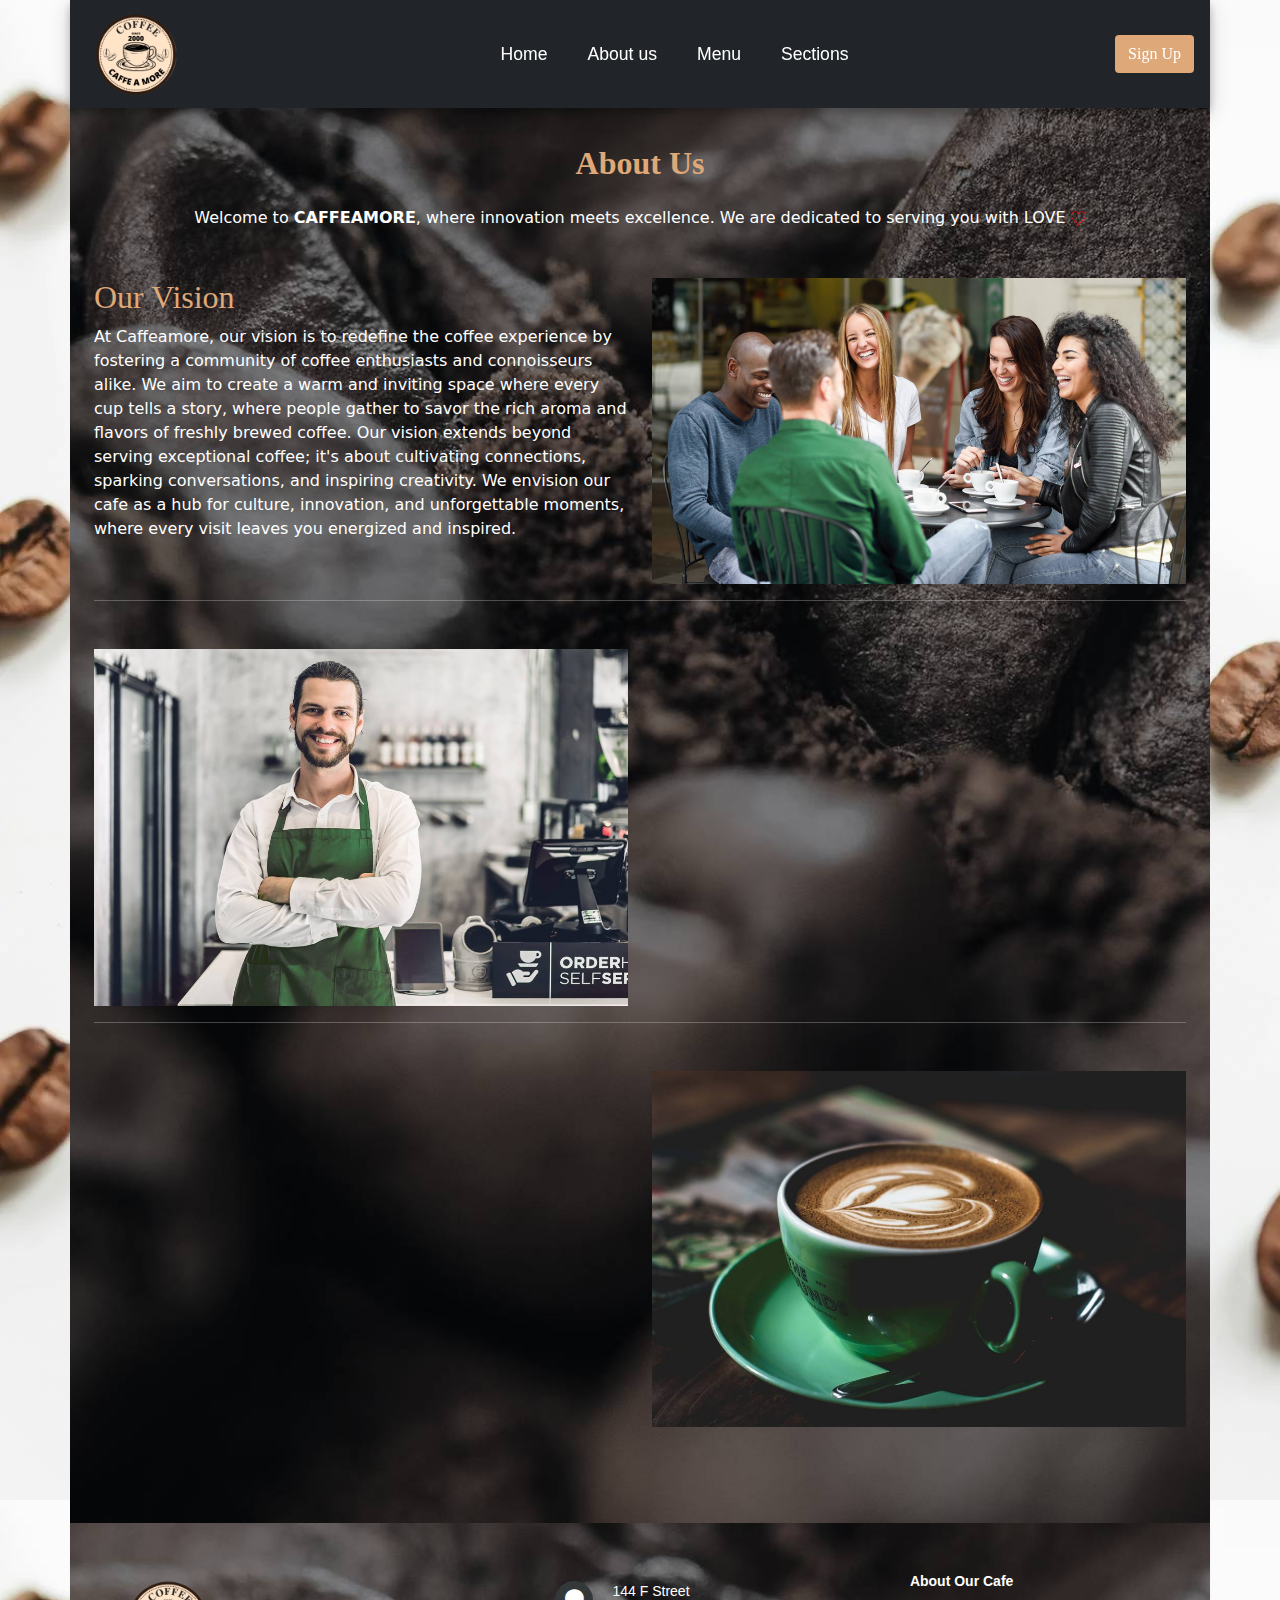
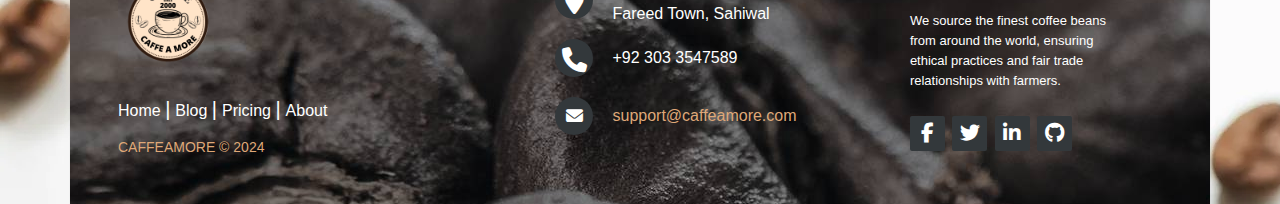
<file: About.html>
<!DOCTYPE html>
<html lang="en">
<head>
  <meta charset="UTF-8">
  <meta name="viewport" content="width=device-width, initial-scale=1.0">
  <title>About us - Coffee Cafe</title>
 <link rel="stylesheet" href="css/style.css">
<link rel="stylesheet" href="css/bootstrap-icons.css">
<link rel="stylesheet" href="css/bootstrap.min.css">
<link rel="stylesheet" href="https://cdnjs.cloudflare.com/ajax/libs/animate.css/4.1.1/animate.min.css"/>
<link rel="stylesheet" href="https://cdnjs.cloudflare.com/ajax/libs/font-awesome/6.5.1/css/all.min.css">
<script src="js/bootstrap.bundle.js"></script>
<script src="js/jquery.js"></script>

  
</head>
<body>

<main>
  <header>
    <nav class="navbar navbar-expand-md navbar-dark fixed-top bg-dark container p-1">
      <div class="container">
        <img src="./images/logo (2).png" alt="Avatar Logo" style="width:100px;" class="me-5">
        <button class="navbar-toggler" type="button" data-bs-toggle="collapse" data-bs-target="#navbarCollapse"
          aria-controls="navbarCollapse" aria-expanded="false" aria-label="Toggle navigation">
          <span class="navbar-toggler-icon"></span>
        </button>
        <div class="collapse navbar-collapse inner" id="navbarCollapse">
         
            <a href="index.html">Home <span></span></a>
            <a href="About.html">About us <span></span></a>
            <a href="Our menu.html">Menu <span></span></a>
            <div class="dropdown">
            <a href="#" onclick="myFunction()"  class=" dropbtn">Sections<span></span></a>
              <div id="myDropdown" class="dropdown-content  bg-dark">
                <a href="Our Coffee.html">Our Coffee <span></span></a>
                <a href="Our Story.html">Our Story <span></span></a>
                <a href="products.html">Products <span></span></a>
                <a href="services.html">Services <span></span></a>
              </div>
            </div>
        </div>
          <div class="text-end d-flex">
  
            <button type="button" class="btn  " style="background-color: #DFA878;"><a href="login.html"
                style="text-decoration: none; color: rgb(255, 255, 255);font-family:Georgia, 'Times New Roman', Times, serif; ">Sign Up</a></button>
          </div>
        
      </div>
    </nav>
    </header>
<br></br>
 <!-- this is our coffee section -->

<section class="container py-5 ourCoffee" >
  <div class="container py-5">
    <h2 class="text-center mb-4"><strong>About Us</strong> </h2>
    <p class="text-center">Welcome to <strong>CAFFEAMORE</strong>, where innovation meets excellence. We are dedicated
      to serving you with LOVE <img src="image.png" alt="heart" width="15px" height="15px"></p>

    <div class="row mt-5">
      <div class="col-md-6 ">
        <h2 class="animate__animated animate__backInUp">Our Vision</h2>
        <p class="animate__animated animate__backInDown">At Caffeamore, our vision is to redefine the coffee experience by fostering a
          community of coffee enthusiasts and connoisseurs alike. We aim to create a warm and inviting space where
          every cup tells a story, where people gather to savor the rich aroma and flavors of freshly brewed coffee.
          Our vision extends beyond serving exceptional coffee; it's about cultivating connections, sparking
          conversations, and inspiring creativity. We envision our cafe as a hub for culture, innovation, and
          unforgettable moments, where every visit leaves you energized and inspired.</p>
      </div>
      <div class="col-md-6">
        <img src="images/home.jpg" alt="Vision Image" class="img-fluid">
      </div>
    </div>

    <hr>

    <div class="row mt-5">
      <div class="col-md-6 order-md-2 mt-4">
        <h2 class="animated-text">Our Approach</h2>
        <p class="animated-text">Our approach at Caffeamore is centered on quality, craftsmanship, and sustainability.
          We source the finest coffee beans from around the world, ensuring ethical practices and fair trade
          relationships with farmers. Each cup is meticulously prepared by our skilled baristas, who are passionate
          about the art and science of coffee-making. We believe in transparency and authenticity, from the origin
          of our beans to the brewing process. Our approach is not just about serving coffee; it's about creating an
          immersive experience that delights the senses and leaves a lasting impression on our customers.</p>
      </div>
      <div class="col-md-6 order-md-1">
        <img src="images/blog3.jpg" alt="Approach Image" class="img-fluid">
      </div>
    </div>

    <hr>

    <div class="row mt-5">
      <div class="col-md-6 mt-4">
        <h2 class="animated-text">Our Process</h2>
        <p class="animated-text">From bean to cup, our process at Caffeamore is a journey of dedication and attention
          to detail. It begins with the careful selection of high-quality coffee beans, sourced from sustainable and
          environmentally conscious farms. Our beans undergo precision roasting to unlock their full potential,
          resulting in rich, complex flavors that delight the palate. Our skilled baristas then expertly craft each
          cup, using state-of-the-art equipment and techniques to ensure consistency and perfection in every pour.
          Whether it's a classic espresso, a velvety latte, or a specialty brew, our process guarantees a coffee
          experience that exceeds expectations, every time.</p>
      </div>
      <div class="col-md-6">
        <img src="images/blog1.jpg" alt="Process Image" class="img-fluid" >
      </div>
    </div>

  </div>
</section>
<footer class="footer-distributed container p-5">

  <div class="footer-left">

      <img src="./images/logo (2).png" alt="Avatar Logo" style="width:100px;" class="me-5 ">

    <p class="footer-links">
      <a href="index.html" class="link-1">Home</a>
      
      <a href="">Blog</a>
    
      <a href="#menu">Pricing</a>
    
      <a href="About.html">About</a>
      
   
    </p>

    <p class="footer-company-name">CAFFEAMORE © 2024</p>
  </div>

  <div class="footer-center">

    <div>
      <i class="fa fa-map-marker"></i>
      <p><span>144 F Street</span> Fareed Town, Sahiwal</p>
    </div>

    <div>
      <i class="fa fa-phone"></i>
      <p>+92 303 3547589</p>
    </div>

    <div>
      <i class="fa fa-envelope"></i>
      <p><a href="support@company.com">support@caffeamore.com</a></p>
    </div>

  </div>

  <div class="footer-right">

    <p class="footer-company-about" style="color: #fff;">
      <span>About Our Cafe</span>
      We source the finest coffee beans from around the world, ensuring ethical practices and fair trade
      relationships with farmers.
    </p>

    <div class="footer-icons">

      <a href="#"><i class="fa-brands fa-facebook-f"></i></a>
      <a href="#"><i class="fa-brands fa-twitter"></i></a>
      <a href="#"><i class="fa-brands fa-linkedin-in"></i></a>
      <a href="#"><i class="fa-brands fa-github"></i></a>

    </div>

  </div>

</footer>


</main>
  <!-- Bootstrap Bundle with Popper -->
  <script src="js/script.js"></script>
  <script src="https://cdn.jsdelivr.net/npm/@popperjs/core@2.11.6/dist/umd/popper.min.js"></script>
  <script src="https://cdn.jsdelivr.net/npm/bootstrap@5.3.0-alpha1/dist/js/bootstrap.min.js"></script>
</body>
</html>
</file>
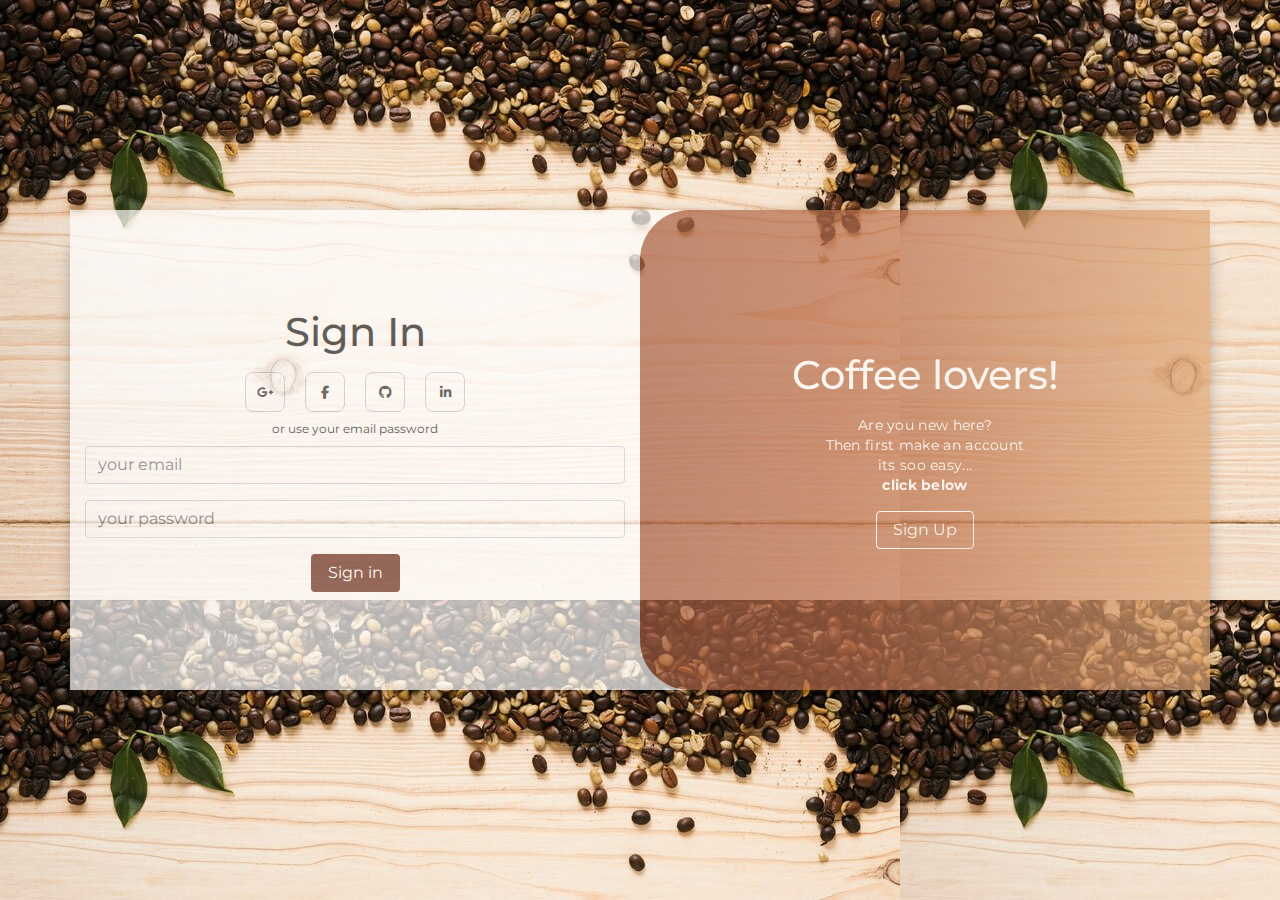
<file: login.html>
<!DOCTYPE html>
<html lang="en">
  <head>
    <meta charset="UTF-8" />
    <meta name="viewport" content="width=device-width, initial-scale=1.0" />
    <link rel="stylesheet" href="css/login.css" />
    <link
      rel="stylesheet"
      href="https://cdnjs.cloudflare.com/ajax/libs/font-awesome/6.5.1/css/all.min.css"
    />
    <script src="js/jquery.js"></script>
    <link rel="stylesheet" href="css/bootstrap.min.css" />
    <script>
      $(document).ready(function () {
        $("#register").click(function () {
          $("#container").addClass("active");
        });
        $("#login").click(function () {
          $("#container").removeClass("active");
        });
      });
    </script>
    <title>Login page</title>
  </head>

  <body>
    <div class="container" id="container">
      <div class="form-container sign-up">
        <form>
          <h1 class="h1">Create Account</h1>
          <div class="social-icons">
            <a href="#" class="icon m-2"
              ><i class="fa-brands fa-google-plus-g"></i
            ></a>
            <a href="#" class="icon m-2"
              ><i class="fa-brands fa-facebook-f"></i
            ></a>
            <a href="#" class="icon m-2"><i class="fa-brands fa-github"></i></a>
            <a href="#" class="icon m-2"
              ><i class="fa-brands fa-linkedin-in"></i
            ></a>
          </div>
          <span>you can use your email for registration</span>
          <input type="text" class="form-control m-2" placeholder="your name" />
          <input
            type="email"
            class="form-control m-2"
            placeholder="your email"
          />
          <input
            type="password"
            class="form-control m-2"
            placeholder="your password"
          />
          <button class="btn mt-2 px-3">Sign up</button>
        </form>
      </div>
      <div class="form-container sign-in">
        <form>
          <h1 class="h1">Sign In</h1>
          <div class="social-icons">
            <a href="#" class="icon m-2"
              ><i class="fa-brands fa-google-plus-g"></i
            ></a>
            <a href="#" class="icon m-2"
              ><i class="fa-brands fa-facebook-f"></i
            ></a>
            <a href="#" class="icon m-2"><i class="fa-brands fa-github"></i></a>
            <a href="#" class="icon m-2"
              ><i class="fa-brands fa-linkedin-in"></i
            ></a>
          </div>
          <span>or use your email password</span>

          <input
            type="email"
            class="form-control m-2"
            placeholder="your email"
          />
          <input
            type="password"
            class="form-control m-2"
            placeholder="your password"
          />
          <button class="btn mt-2 px-3">Sign in</button>
        </form>
      </div>
      <div class="toggle-container">
        <div class="toggle">
          <div class="toggle-panel toggle-left">
            <h1>Welcome Back!</h1>
            <p class="my-2">
              We are ready to serve you <br>
              click below & log in your detail
              
            </p>
            <button class="hidden btn mt-2 px-3" id="login">Sign In</button>
          </div>
          <div class="toggle-panel toggle-right">
            <h1>Coffee lovers!</h1>
            <p class="my-2">
              Are you new here? <br>
              Then first make an account <br>
              its soo easy... <br>
              <b>click below</b>  
            </p>
            <button class="hidden btn mt-2 px-3" id="register">Sign Up</button>
          </div>
        </div>
      </div>
    </div>
  </body>
</html>
</file>
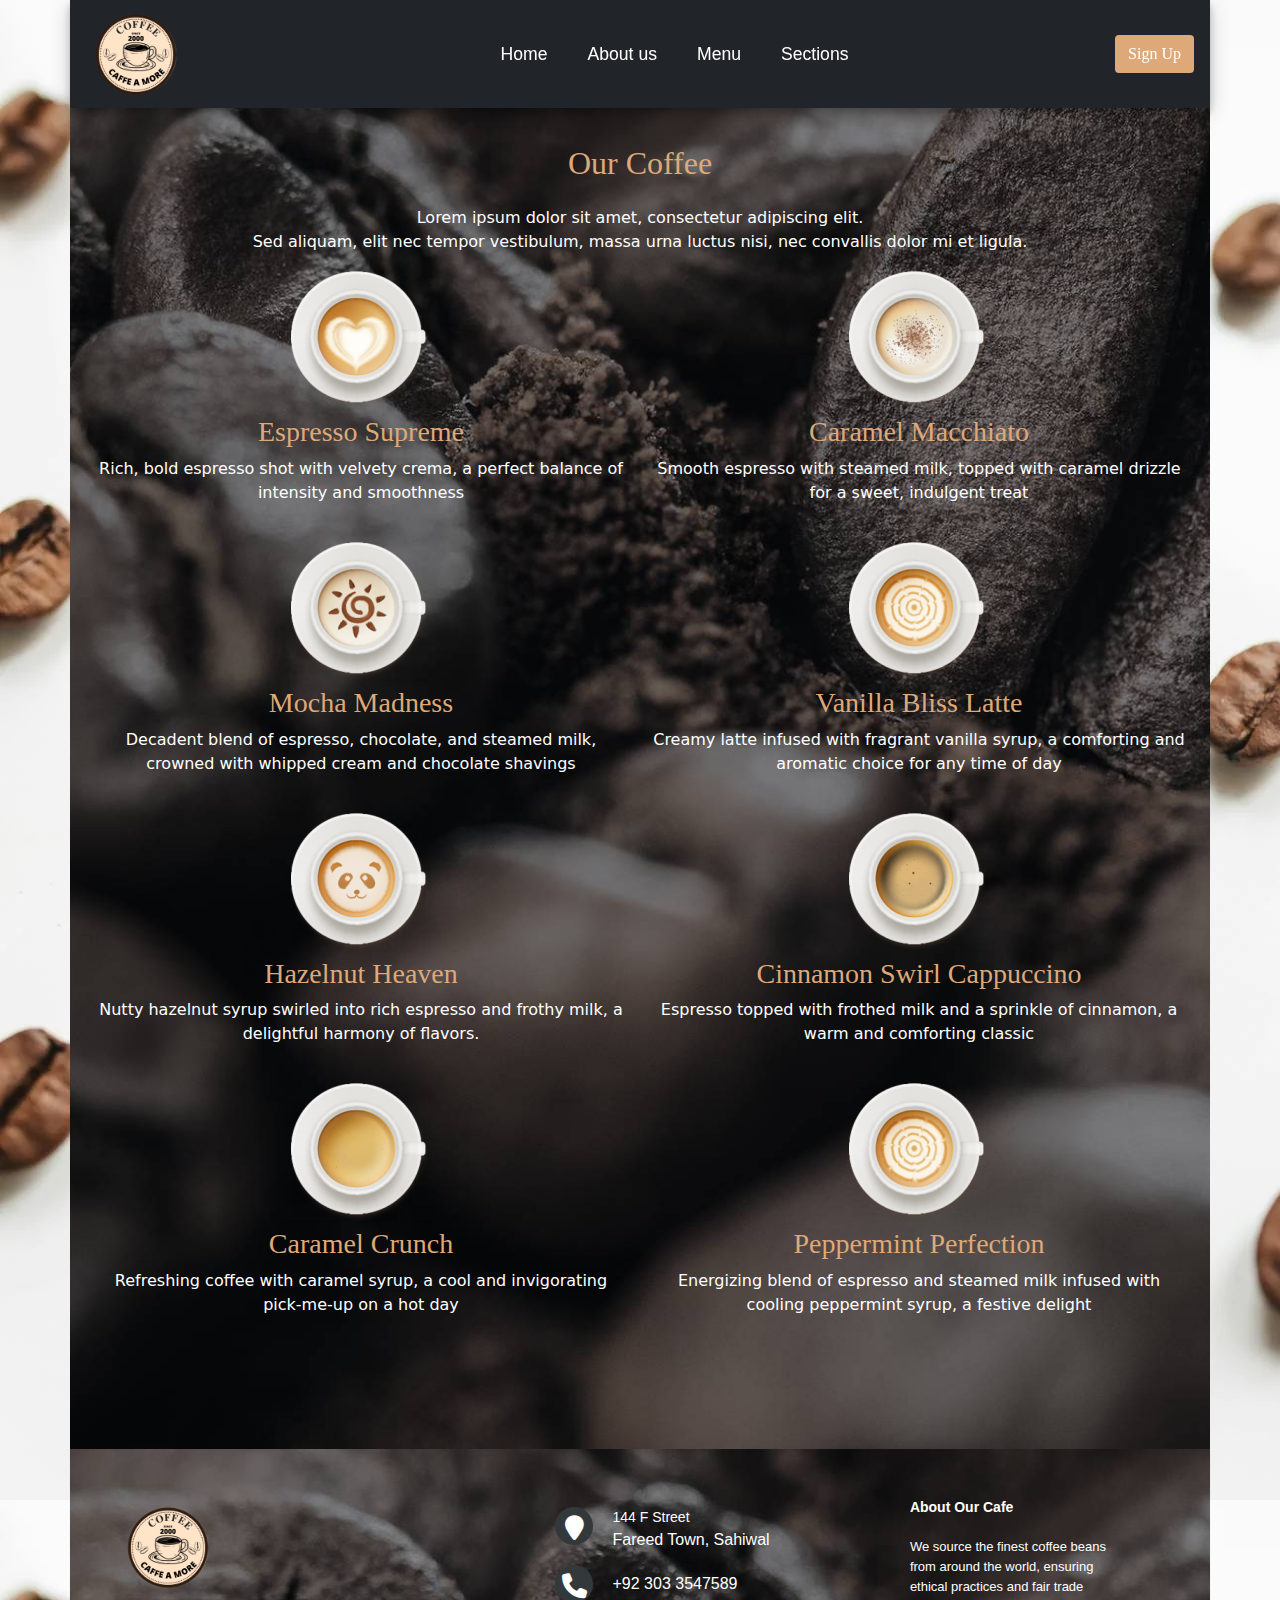
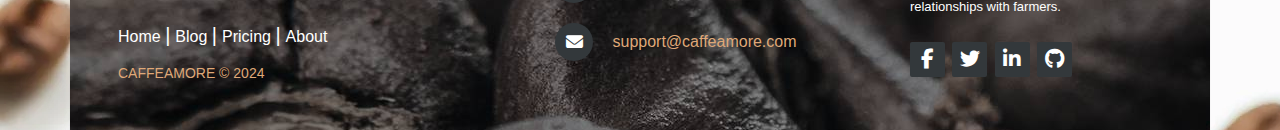
<file: Our Coffee.html>
<!DOCTYPE html>
<html lang="en">
<head>
  <meta charset="UTF-8">
  <meta name="viewport" content="width=device-width, initial-scale=1.0">
  <title>Best Coffee - Coffee Cafe</title>
 <link rel="stylesheet" href="css/style.css">
<link rel="stylesheet" href="css/bootstrap-icons.css">
<link rel="stylesheet" href="css/bootstrap.min.css">
<link rel="stylesheet" href="https://cdnjs.cloudflare.com/ajax/libs/font-awesome/6.5.1/css/all.min.css">
<script src="js/bootstrap.bundle.js"></script>
<script src="js/jquery.js"></script>

  
</head>
<body>

<main>
  <header>
    <nav class="navbar navbar-expand-md navbar-dark fixed-top bg-dark container p-1">
      <div class="container">
        <img src="./images/logo (2).png" alt="Avatar Logo" style="width:100px;" class="me-5">
        <button class="navbar-toggler" type="button" data-bs-toggle="collapse" data-bs-target="#navbarCollapse"
          aria-controls="navbarCollapse" aria-expanded="false" aria-label="Toggle navigation">
          <span class="navbar-toggler-icon"></span>
        </button>
        <div class="collapse navbar-collapse inner" id="navbarCollapse">
         
            <a href="index.html">Home <span></span></a>
            <a href="About.html">About us <span></span></a>
            <a href="Our menu.html">Menu <span></span></a>
            <div class="dropdown">
            <a href="#" onclick="myFunction()"  class=" dropbtn">Sections<span></span></a>
              <div id="myDropdown" class="dropdown-content  bg-dark">
                <a href="Our Coffee.html">Our Coffee <span></span></a>
                <a href="Our Story.html">Our Story <span></span></a>
                <a href="products.html">Products <span></span></a>
                <a href="services.html">Services <span></span></a>
              </div>
            </div>
        </div>
          <div class="text-end d-flex">
  
            <button type="button" class="btn  " style="background-color: #DFA878;"><a href="login.html"
                style="text-decoration: none; color: rgb(255, 255, 255);font-family:Georgia, 'Times New Roman', Times, serif; ">Sign Up</a></button>
          </div>
        
      </div>
    </nav>
    </header>
<br></br>
 <!-- this is our coffee section -->

<section class="container py-5 ourCoffee" >
  <div class="container py-5">
    <h2 class="text-center mb-4">Our Coffee</h2>
    <p class="coffee-description">Lorem ipsum dolor sit amet, consectetur adipiscing elit. <br> Sed aliquam, elit nec tempor vestibulum, massa urna luctus nisi, nec convallis dolor mi et ligula.</p>
    
    <div class="row">
      <div class="col-md-6 d-flex justify-content-center align-items-center"> <!-- Centering column content -->
        <div class="coffee-image">
          <img src="./images/i1.png" class="img-fluid" alt="Coffee Image 1">
          <h3 class="image-description">Espresso Supreme</h3>
          <p class="image-description">Rich, bold espresso shot with velvety crema, a perfect balance of intensity and smoothness</p>
        </div>
      </div>
      <div class="col-md-6 d-flex justify-content-center align-items-center"> <!-- Centering column content -->
        <div class="coffee-image">
          <img src="./images/i3.png" class="img-fluid" alt="Coffee Image 2"> <!-- Replace 'coffee_image2.jpg' with the path to your image -->
          <h3 class="image-description">Caramel Macchiato</h3>
          <p class="image-description">Smooth espresso with steamed milk, topped with caramel drizzle for a sweet, indulgent treat</p>
        </div>
      </div>
    </div>
  
    <div class="row">
      <div class="col-md-6 d-flex justify-content-center align-items-center"> <!-- Centering column content -->
        <div class="coffee-image">
          <img src="./images/i7.png" class="img-fluid" alt="Coffee Image 3"> <!-- Replace 'coffee_image3.jpg' with the path to your image -->
          <h3 class="image-description">Mocha Madness</h3>
          <p class="image-description">Decadent blend of espresso, chocolate, and steamed milk, crowned with whipped cream and chocolate shavings</p>
        </div>
      </div>
      <div class="col-md-6 d-flex justify-content-center align-items-center"> 
        <div class="coffee-image">
          <img src="./images/i5.png" class="img-fluid" alt="Coffee Image 4"> <!-- Replace 'coffee_image4.jpg' with the path to your image -->
          <h3 class="image-description">Vanilla Bliss Latte</h3>
          <p class="image-description">Creamy latte infused with fragrant vanilla syrup, a comforting and aromatic choice for any time of day</p>
        </div>
      </div>
    </div>
    <div class="row">
      <div class="col-md-6 d-flex justify-content-center align-items-center"> 
        <div class="coffee-image">
          <img src="./images/i4.png" class="img-fluid" alt="Coffee Image 3"> <!-- Replace 'coffee_image3.jpg' with the path to your image -->
          <h3 class="image-description">Hazelnut Heaven</h3>
          <p class="image-description">Nutty hazelnut syrup swirled into rich espresso and frothy milk, a delightful harmony of flavors.</p>
        </div>
      </div>
      <div class="col-md-6 d-flex justify-content-center align-items-center"> 
        <div class="coffee-image">
          <img src="./images/i2.png" class="img-fluid" alt="Coffee Image 4"> <!-- Replace 'coffee_image4.jpg' with the path to your image -->
          <h3 class="image-description">Cinnamon Swirl Cappuccino</h3>
          <p class="image-description">Espresso topped with frothed milk and a sprinkle of cinnamon, a warm and comforting classic</p>
        </div>
      </div>
    </div>
    <div class="row">
      <div class="col-md-6 d-flex justify-content-center align-items-center"> <!-- Centering column content -->
        <div class="coffee-image">
          <img src="./images/i6.png" class="img-fluid" alt="Coffee Image 3"> <!-- Replace 'coffee_image3.jpg' with the path to your image -->
          <h3 class="image-description" >Caramel Crunch</h3>
          <p class="image-description">Refreshing coffee with caramel syrup, a cool and invigorating pick-me-up on a hot day</p>
        </div>
      </div>
      <div class="col-md-6 d-flex justify-content-center align-items-center"> <!-- Centering column content -->
        <div class="coffee-image">
          <img src="./images/i5.png" class="img-fluid" alt="Coffee Image 4"> <!-- Replace 'coffee_image4.jpg' with the path to your image -->
          <h3 class="image-description">Peppermint Perfection</h3>
          <p class="image-description">Energizing blend of espresso and steamed milk infused with cooling peppermint syrup, a festive delight</p>
        </div>
      </div>
    </div>
    
    
  </div>
</section>
<footer class="footer-distributed container p-5">

  <div class="footer-left">

      <img src="./images/logo (2).png" alt="Avatar Logo" style="width:100px;" class="me-5 ">

    <p class="footer-links">
      <a href="index.html" class="link-1">Home</a>
      
      <a href="">Blog</a>
    
      <a href="#menu">Pricing</a>
    
      <a href="About.html">About</a>
      
   
    </p>

    <p class="footer-company-name">CAFFEAMORE © 2024</p>
  </div>

  <div class="footer-center">

    <div>
      <i class="fa fa-map-marker"></i>
      <p><span>144 F Street</span> Fareed Town, Sahiwal</p>
    </div>

    <div>
      <i class="fa fa-phone"></i>
      <p>+92 303 3547589</p>
    </div>

    <div>
      <i class="fa fa-envelope"></i>
      <p><a href="support@company.com">support@caffeamore.com</a></p>
    </div>

  </div>

  <div class="footer-right">

    <p class="footer-company-about" style="color: #fff;">
      <span>About Our Cafe</span>
      We source the finest coffee beans from around the world, ensuring ethical practices and fair trade
      relationships with farmers.
    </p>

    <div class="footer-icons">

      <a href="#"><i class="fa-brands fa-facebook-f"></i></a>
      <a href="#"><i class="fa-brands fa-twitter"></i></a>
      <a href="#"><i class="fa-brands fa-linkedin-in"></i></a>
      <a href="#"><i class="fa-brands fa-github"></i></a>

    </div>

  </div>

</footer>
</main>
  <!-- Bootstrap Bundle with Popper -->
  <script src="https://cdn.jsdelivr.net/npm/@popperjs/core@2.11.6/dist/umd/popper.min.js"></script>
  <script src="https://cdn.jsdelivr.net/npm/bootstrap@5.3.0-alpha1/dist/js/bootstrap.min.js"></script>
  <script src="js/script.js"></script>
</body>
</html>
</file>
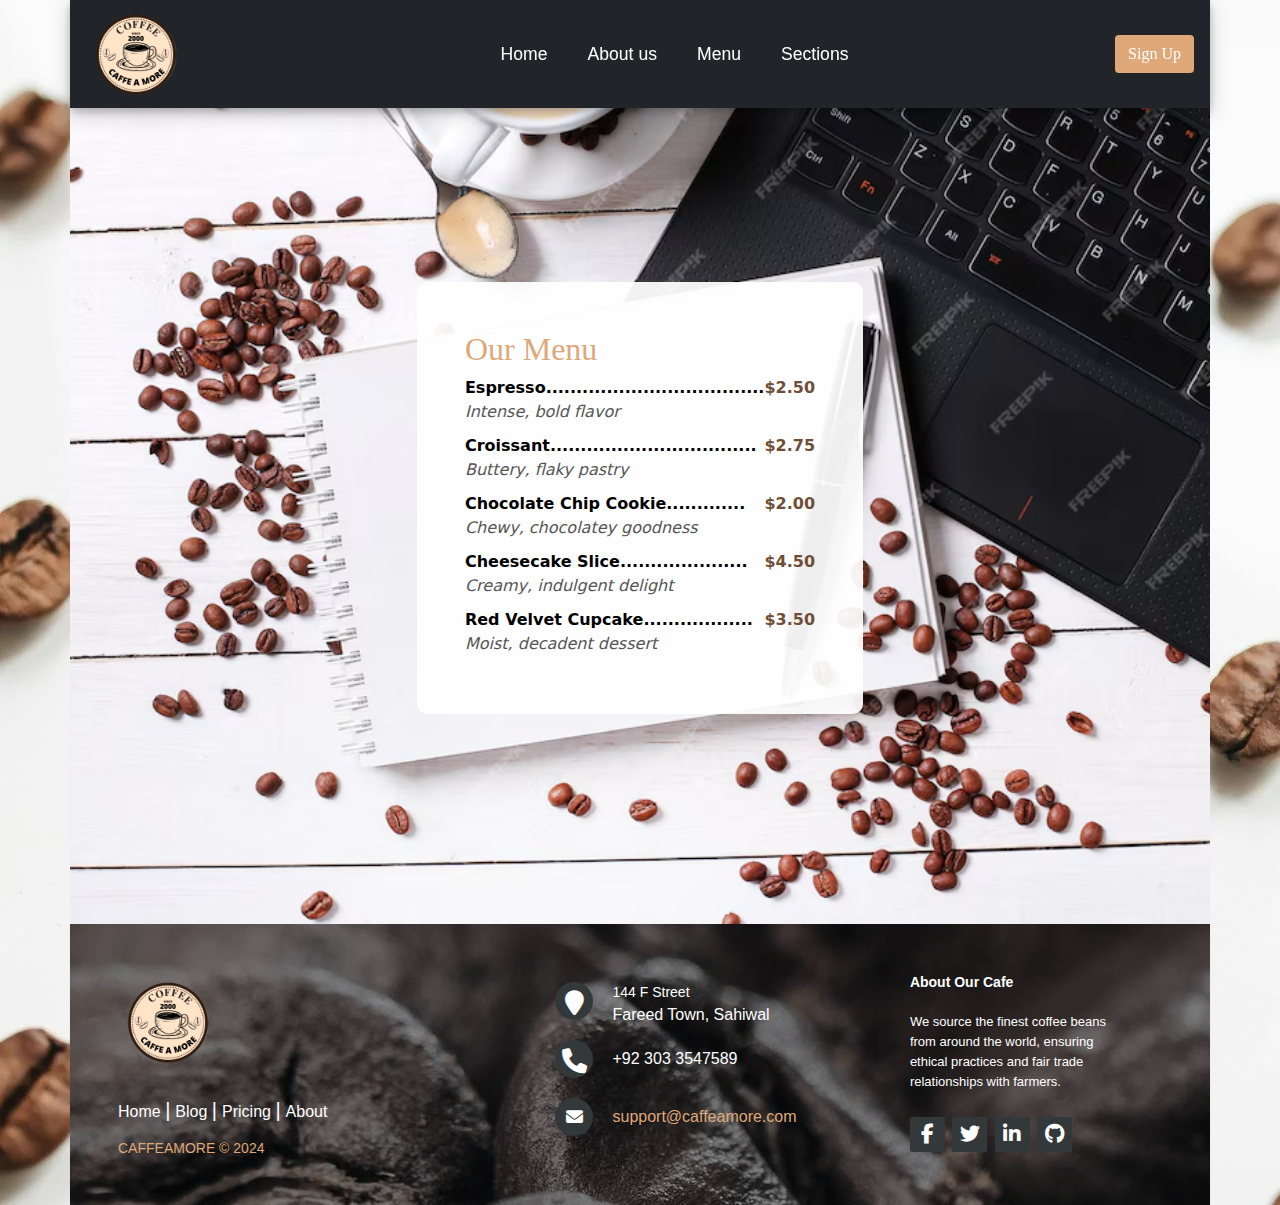
<file: Our menu.html>
<!DOCTYPE html>
<html lang="en">

<head>
  <meta charset="UTF-8">
  <meta name="viewport" content="width=device-width, initial-scale=1.0">
  <title>Our Menu - Coffee Cafe</title>
  <link rel="stylesheet" href="css/style.css">
  <link rel="stylesheet" href="css/bootstrap-icons.css">
  <link rel="stylesheet" href="css/bootstrap.min.css">
  <link rel="stylesheet" href="https://cdnjs.cloudflare.com/ajax/libs/font-awesome/6.5.1/css/all.min.css">
  <script src="js/bootstrap.bundle.js"></script>
  <script src="js/jquery.js"></script>

 

</head>

<body>

  <main>
    <header>
      <nav class="navbar navbar-expand-md navbar-dark fixed-top bg-dark container p-1">
        <div class="container">
          <img src="./images/logo (2).png" alt="Avatar Logo" style="width:100px;" class="me-5">
          <button class="navbar-toggler" type="button" data-bs-toggle="collapse" data-bs-target="#navbarCollapse"
            aria-controls="navbarCollapse" aria-expanded="false" aria-label="Toggle navigation">
            <span class="navbar-toggler-icon"></span>
          </button>
          <div class="collapse navbar-collapse inner" id="navbarCollapse">
           
              <a href="index.html">Home <span></span></a>
              <a href="About.html">About us <span></span></a>
              <a href="Our menu.html">Menu <span></span></a>
              <div class="dropdown">
              <a href="#" onclick="myFunction()"  class=" dropbtn">Sections<span></span></a>
                <div id="myDropdown" class="dropdown-content  bg-dark">
                  <a href="Our Coffee.html">Our Coffee <span></span></a>
                  <a href="Our Story.html">Our Story <span></span></a>
                  <a href="products.html">Products <span></span></a>
                  <a href="services.html">Services <span></span></a>
                </div>
              </div>
          </div>
            <div class="text-end d-flex">
    
              <button type="button" class="btn  " style="background-color: #DFA878;"><a href="login.html"
                  style="text-decoration: none; color: rgb(255, 255, 255);font-family:Georgia, 'Times New Roman', Times, serif; ">Sign Up</a></button>
            </div>
          
        </div>
      </nav>
      </header>
    <br>
    <!-- this is our menu section -->
    <section class="container  our_menu " id="menu">
  
      <div class="menu-container p-5 mt-5 ">
        <h2>Our Menu</h2>
        
        <div class="product">
          <div>
            <div class="product-name">Espresso....................................</div>
            <div class="product-description"> Intense, bold flavor</div>
          </div>
          <div class="product-price">$2.50</div>
        </div>
        
        <div class="product">
          <div>
            <div class="product-name">Croissant..................................</div>
            <div class="product-description">Buttery, flaky pastry</div>
          </div>
          <div class="product-price">$2.75</div>
        </div>
        
        <div class="product">
          <div>
            <div class="product-name">Chocolate Chip Cookie.............</div>
            <div class="product-description">Chewy, chocolatey goodness</div>
          </div>
          <div class="product-price">$2.00</div>
        </div>
      
        <div class="product">
          <div>
            <div class="product-name">Cheesecake Slice.....................</div>
            <div class="product-description">Creamy, indulgent delight</div>
          </div>
          <div class="product-price">$4.50</div>
        </div>
      
        <div class="product">
          <div>
            <div class="product-name">Red Velvet Cupcake..................</div>
            <div class="product-description">Moist, decadent dessert</div>
          </div>
          <div class="product-price">$3.50</div>
        </div>

        
        
        
      </div>
    
    </section>
    <footer class="footer-distributed container p-5">

      <div class="footer-left">
    
          <img src="./images/logo (2).png" alt="Avatar Logo" style="width:100px;" class="me-5 ">
    
        <p class="footer-links">
          <a href="index.html" class="link-1">Home</a>
          
          <a href="">Blog</a>
        
          <a href="#menu">Pricing</a>
        
          <a href="About.html">About</a>
          
       
        </p>
    
        <p class="footer-company-name">CAFFEAMORE © 2024</p>
      </div>
    
      <div class="footer-center">
    
        <div>
          <i class="fa fa-map-marker"></i>
          <p><span>144 F Street</span> Fareed Town, Sahiwal</p>
        </div>
    
        <div>
          <i class="fa fa-phone"></i>
          <p>+92 303 3547589</p>
        </div>
    
        <div>
          <i class="fa fa-envelope"></i>
          <p><a href="support@company.com">support@caffeamore.com</a></p>
        </div>
    
      </div>
    
      <div class="footer-right">
    
        <p class="footer-company-about" style="color: #fff;">
          <span>About Our Cafe</span>
          We source the finest coffee beans from around the world, ensuring ethical practices and fair trade
          relationships with farmers.
        </p>
    
        <div class="footer-icons">
    
          <a href="#"><i class="fa-brands fa-facebook-f"></i></a>
          <a href="#"><i class="fa-brands fa-twitter"></i></a>
          <a href="#"><i class="fa-brands fa-linkedin-in"></i></a>
          <a href="#"><i class="fa-brands fa-github"></i></a>
    
        </div>
    
      </div>
    
    </footer>
  </main>
  <!-- Bootstrap Bundle with Popper -->
  <script src="https://cdn.jsdelivr.net/npm/@popperjs/core@2.11.6/dist/umd/popper.min.js"></script>
  <script src="https://cdn.jsdelivr.net/npm/bootstrap@5.3.0-alpha1/dist/js/bootstrap.min.js"></script>
  <script src="js/script.js"></script>
</body>

</html>
</file>
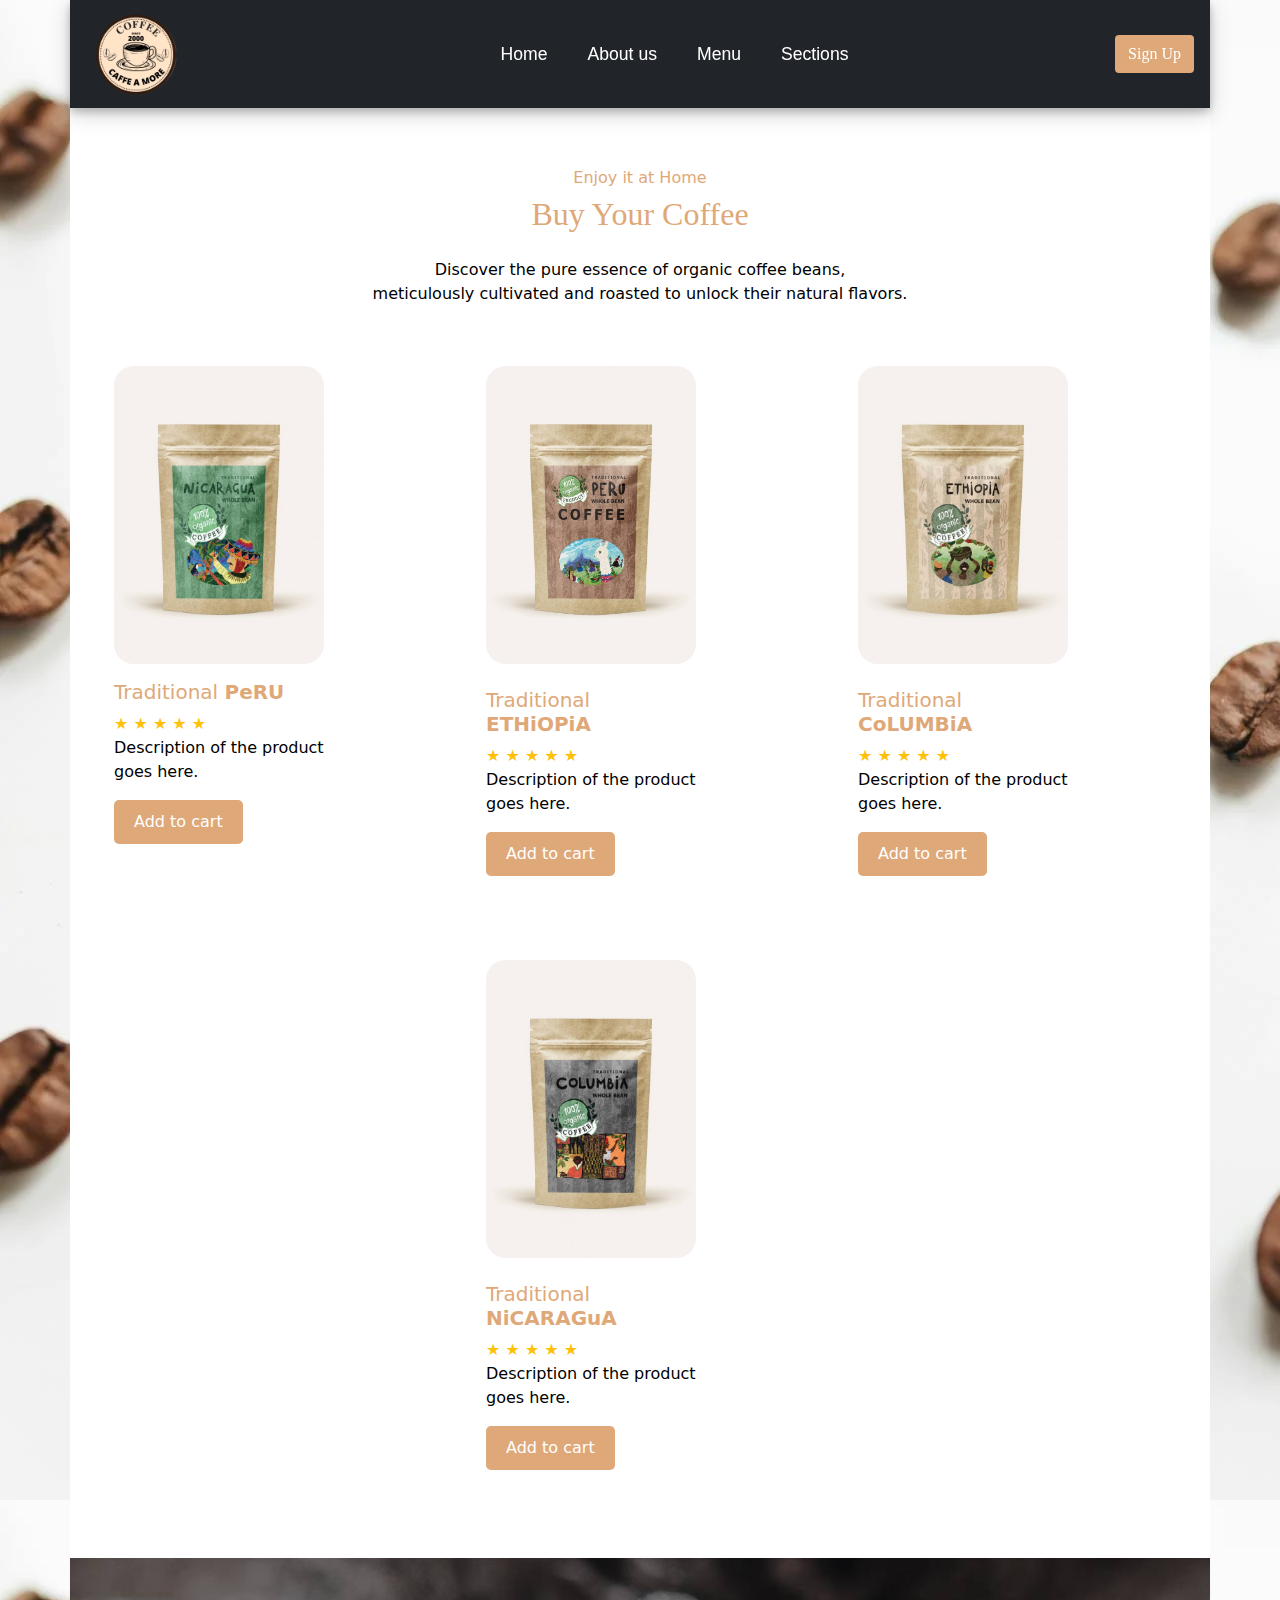
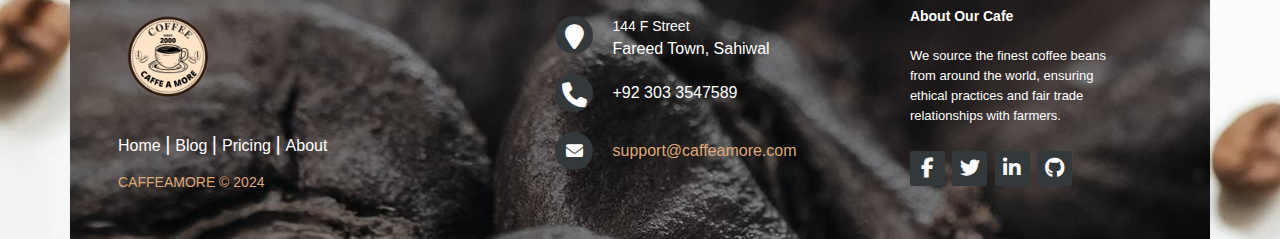
<file: products.html>
<!DOCTYPE html>
<html lang="en">
<head>
  <meta charset="UTF-8">
  <meta name="viewport" content="width=device-width, initial-scale=1.0">
  <title>Our Products - Coffee Cafe</title>
  <link rel="stylesheet" href="css/style.css">
  <link rel="stylesheet" href="css/bootstrap-icons.css">
  <link rel="stylesheet" href="https://cdnjs.cloudflare.com/ajax/libs/font-awesome/6.5.1/css/all.min.css">
  <link rel="stylesheet" href="css/bootstrap.min.css">
  <script src="js/bootstrap.bundle.js"></script>
  <script src="js/jquery.js"></script>

</head>
<body>

<main>
  <header>
    <nav class="navbar navbar-expand-md navbar-dark fixed-top bg-dark container p-1">
      <div class="container">
        <img src="./images/logo (2).png" alt="Avatar Logo" style="width:100px;" class="me-5">
        <button class="navbar-toggler" type="button" data-bs-toggle="collapse" data-bs-target="#navbarCollapse"
          aria-controls="navbarCollapse" aria-expanded="false" aria-label="Toggle navigation">
          <span class="navbar-toggler-icon"></span>
        </button>
        <div class="collapse navbar-collapse inner" id="navbarCollapse">
         
            <a href="index.html">Home <span></span></a>
            <a href="About.html">About us <span></span></a>
            <a href="Our menu.html">Menu <span></span></a>
            <div class="dropdown">
            <a href="#" onclick="myFunction()"  class=" dropbtn">Sections<span></span></a>
              <div id="myDropdown" class="dropdown-content  bg-dark">
                <a href="Our Coffee.html">Our Coffee <span></span></a>
                <a href="Our Story.html">Our Story <span></span></a>
                <a href="products.html">Products <span></span></a>
                <a href="services.html">Services <span></span></a>
              </div>
            </div>
        </div>
          <div class="text-end d-flex">
  
            <button type="button" class="btn  " style="background-color: #DFA878;"><a href="login.html"
                style="text-decoration: none; color: rgb(255, 255, 255);font-family:Georgia, 'Times New Roman', Times, serif; ">Sign Up</a></button>
          </div>
        
      </div>
    </nav>
    </header>
  <br>

  <!-- Carousel section -->
  <section class="container py-5 carousel " style="background-color: #fff;">
    <div class="container pt-5">
      <div class="mt-5">
        <h6 class="text-center">Enjoy it at Home</h6>
        <h2 class="text-center mb-4">Buy Your Coffee</h2>
        <p class="text-center pb-4">Discover the pure essence of organic coffee beans, <br> meticulously cultivated
          and roasted to unlock their natural flavors.</p>
      </div>
      <div class="row justify-content-center row-cols-1 row-cols-sm-2 row-cols-md-2 row-cols-lg-3 g-4">
        <div class="col">
          <div class="product-card">
            <img src="images/p4.jpg" alt="Product Image">
            <h5 class="card-title mt-3">Traditional <strong>PeRU</strong></h5>
            <div class="rating">
              <span class="star text-warning">&#9733;</span>
              <span class="star text-warning">&#9733;</span>
              <span class="star text-warning">&#9733;</span>
              <span class="star text-warning">&#9733;</span>
              <span class="star text-warning">&#9733;</span>
            </div>
            <p>Description of the product goes here.</p>
            <button class="order-now-btn">Add to cart</button>
          </div>
        </div>
        
      
       
        <div class="col">
          <div class="product-card">
            <img src="images/p1.jpg" alt="Product Image">
            <h5 class="card-title mt-4">Traditional <strong>ETHiOPiA</strong></h5>
            <div class="rating">
              <span class="star text-warning">&#9733;</span>
              <span class="star text-warning">&#9733;</span>
              <span class="star text-warning">&#9733;</span>
              <span class="star text-warning">&#9733;</span>
              <span class="star text-warning">&#9733;</span>
            </div>
            <p>Description of the product goes here.</p>
            <button class="order-now-btn">Add to cart</button>
          </div>
        </div>
        <div class="col">
          <div class="product-card">
            <img src="images/p2.jpg" alt="Product Image">
            <h5 class="card-title mt-4">Traditional <strong>CoLUMBiA</strong></h5>
            <div class="rating">
              <span class="star text-warning">&#9733;</span>
              <span class="star text-warning">&#9733;</span>
              <span class="star text-warning">&#9733;</span>
              <span class="star text-warning">&#9733;</span>
              <span class="star text-warning">&#9733;</span>
            </div>
            <p>Description of the product goes here.</p>
            <button class="order-now-btn">Add to cart</button>
          </div>
        </div>
        <div class="col">
          <div class="product-card">
            <img src="images/p3.jpg" alt="Product Image">
            <h5 class="card-title mt-4">Traditional <strong>NiCARAGuA</strong></h5>
            <div class="rating">
              <span class="star text-warning">&#9733;</span>
              <span class="star text-warning">&#9733;</span>
              <span class="star text-warning">&#9733;</span>
              <span class="star text-warning">&#9733;</span>
              <span class="star text-warning">&#9733;</span>
            </div>
            <p>Description of the product goes here.</p>
            <button class="order-now-btn">Add to cart</button>
          </div>
        </div>
      </div>
    </div>
  </section>
  <footer class="footer-distributed container p-5">

    <div class="footer-left">
  
        <img src="./images/logo (2).png" alt="Avatar Logo" style="width:100px;" class="me-5 ">
  
      <p class="footer-links">
        <a href="index.html" class="link-1">Home</a>
        
        <a href="">Blog</a>
      
        <a href="#menu">Pricing</a>
      
        <a href="About.html">About</a>
        
     
      </p>
  
      <p class="footer-company-name">CAFFEAMORE © 2024</p>
    </div>
  
    <div class="footer-center">
  
      <div>
        <i class="fa fa-map-marker"></i>
        <p><span>144 F Street</span> Fareed Town, Sahiwal</p>
      </div>
  
      <div>
        <i class="fa fa-phone"></i>
        <p>+92 303 3547589</p>
      </div>
  
      <div>
        <i class="fa fa-envelope"></i>
        <p><a href="support@company.com">support@caffeamore.com</a></p>
      </div>
  
    </div>
  
    <div class="footer-right">
  
      <p class="footer-company-about" style="color: #fff;">
        <span>About Our Cafe</span>
        We source the finest coffee beans from around the world, ensuring ethical practices and fair trade
        relationships with farmers.
      </p>
  
      <div class="footer-icons">
  
        <a href="#"><i class="fa-brands fa-facebook-f"></i></a>
        <a href="#"><i class="fa-brands fa-twitter"></i></a>
        <a href="#"><i class="fa-brands fa-linkedin-in"></i></a>
        <a href="#"><i class="fa-brands fa-github"></i></a>
  
      </div>
  
    </div>
  
  </footer>
</main>
<!-- Bootstrap Bundle with Popper -->
<script src="https://cdn.jsdelivr.net/npm/@popperjs/core@2.11.6/dist/umd/popper.min.js"></script>
<script src="https://cdn.jsdelivr.net/npm/bootstrap@5.3.0-alpha1/dist/js/bootstrap.min.js"></script>
<script src="js/script.js"></script>
</body>
</html>
</file>
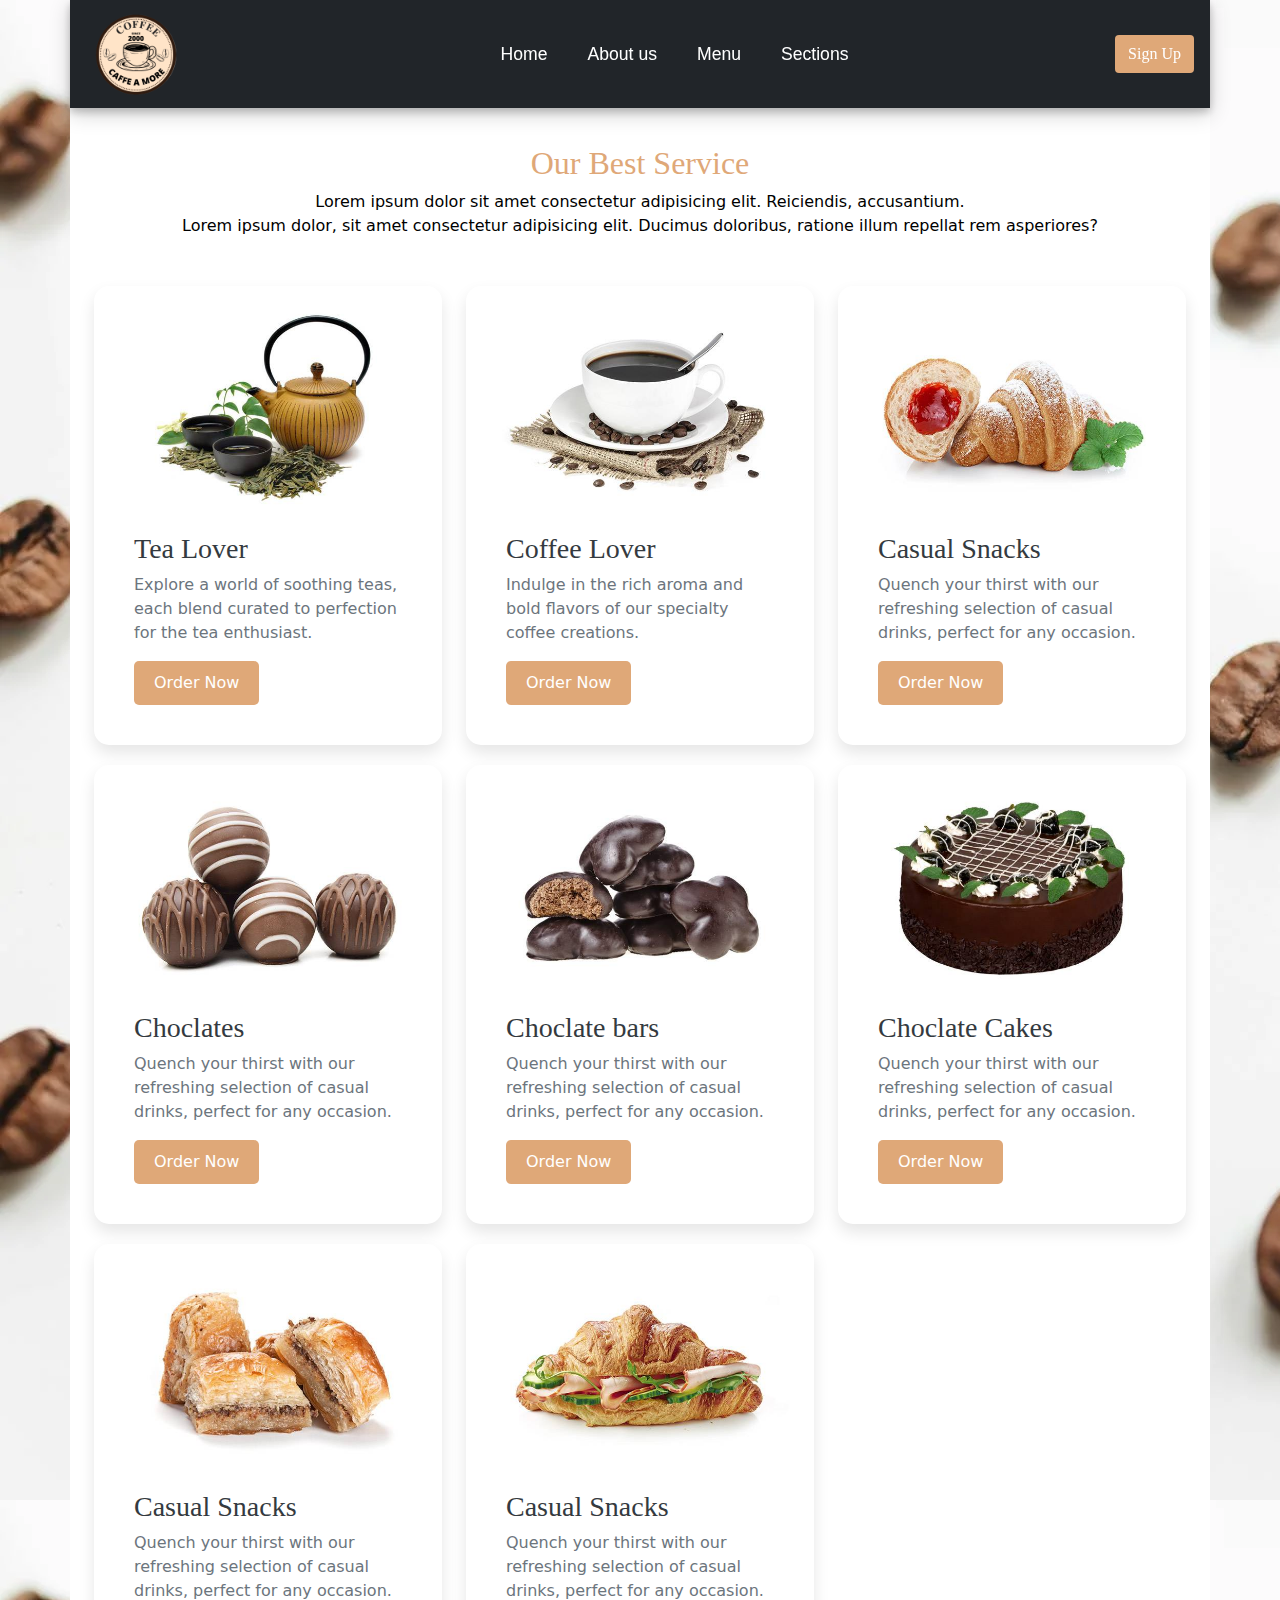
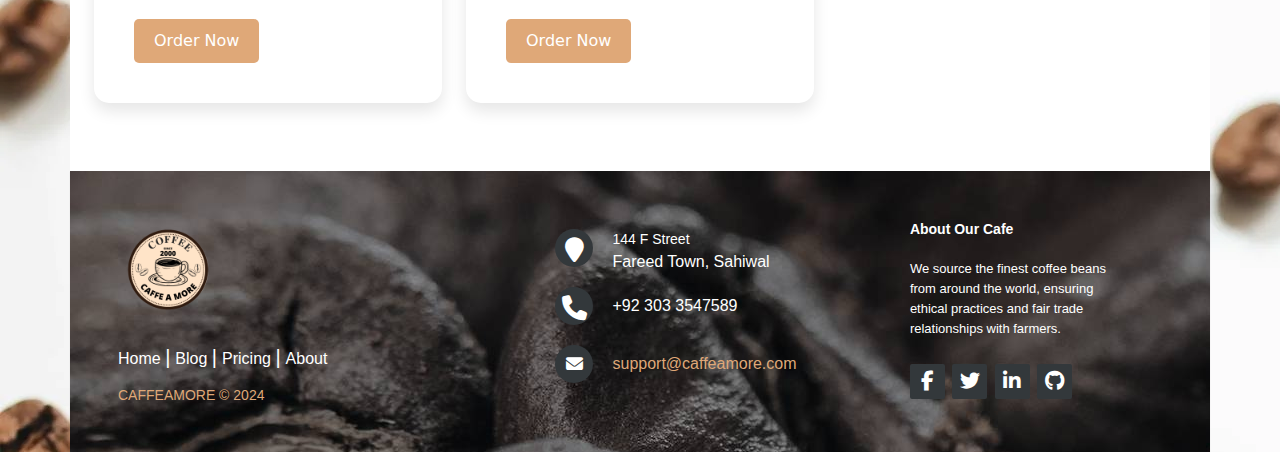
<file: services.html>
<!DOCTYPE html>
<html lang="en">
<head>
  <meta charset="UTF-8">
  <meta name="viewport" content="width=device-width, initial-scale=1.0">
  <title>Our Services - Coffee Cafe</title>
 <link rel="stylesheet" href="css/style.css">
<link rel="stylesheet" href="css/bootstrap-icons.css">
<link rel="stylesheet" href="css/bootstrap.min.css">
<link rel="stylesheet" href="https://cdnjs.cloudflare.com/ajax/libs/font-awesome/6.5.1/css/all.min.css">
<script src="js/bootstrap.bundle.js"></script>
<script src="js/jquery.js"></script>
  
</head>
<body>

<main>
  <header>
    <nav class="navbar navbar-expand-md navbar-dark fixed-top bg-dark container p-1">
      <div class="container">
        <img src="./images/logo (2).png" alt="Avatar Logo" style="width:100px;" class="me-5">
        <button class="navbar-toggler" type="button" data-bs-toggle="collapse" data-bs-target="#navbarCollapse"
          aria-controls="navbarCollapse" aria-expanded="false" aria-label="Toggle navigation">
          <span class="navbar-toggler-icon"></span>
        </button>
        <div class="collapse navbar-collapse inner" id="navbarCollapse">
         
            <a href="index.html">Home <span></span></a>
            <a href="About.html">About us <span></span></a>
            <a href="Our menu.html">Menu <span></span></a>
            <div class="dropdown">
            <a href="#" onclick="myFunction()"  class=" dropbtn">Sections<span></span></a>
              <div id="myDropdown" class="dropdown-content  bg-dark">
                <a href="Our Coffee.html">Our Coffee <span></span></a>
                <a href="Our Story.html">Our Story <span></span></a>
                <a href="products.html">Products <span></span></a>
                <a href="services.html">Services <span></span></a>
              </div>
            </div>
        </div>
          <div class="text-end d-flex">
  
            <button type="button" class="btn  " style="background-color: #DFA878;"><a href="login.html"
                style="text-decoration: none; color: rgb(255, 255, 255);font-family:Georgia, 'Times New Roman', Times, serif; ">Sign Up</a></button>
          </div>
        
      </div>
    </nav>
    </header>
<br></br>
  <!-- this is our services -->

<section class="container py-5" style="background-color: #fff;">
  <div class="top-heading pt-5">
      <h2>
          Our Best Service
      </h2>
      <p>Lorem ipsum dolor sit amet consectetur adipisicing elit. Reiciendis, accusantium. <br> Lorem ipsum dolor, sit amet consectetur adipisicing elit. Ducimus doloribus, ratione illum repellat rem asperiores?</p>
  </div>
    <div class="container mt-5">
      <div class="row">
        <!-- Tea Lover -->
        <div class="col-md-4">
          <div class="service-card">
            <img src="images/m2.jpg" alt="Tea Lover" class="img-fluid">
            <div class="service-card-content">
              <h3>Tea Lover</h3>
              <p>Explore a world of soothing teas, each blend curated to perfection for the tea enthusiast.</p>
              <button class="order-now-btn">Order Now</button>
            </div>
          </div>
        </div>
  
        <!-- Coffee Lover -->
        <div class="col-md-4">
          <div class="service-card">
            <img src="images/m1.jpg" alt="Coffee Lover" class="img-fluid">
            <div class="service-card-content">
              <h3>Coffee Lover</h3>
              <p>Indulge in the rich aroma and bold flavors of our specialty coffee creations.</p>
              <button class="order-now-btn">Order Now</button>
            </div>
          </div>
        </div>
  
        <!-- Casual Drinks -->
        <div class="col-md-4">
          <div class="service-card">
            <img src="images/m6.jpg" alt="Casual Drinks" class="img-fluid">
            <div class="service-card-content">
              <h3>Casual Snacks</h3>
              <p>Quench your thirst with our refreshing selection of casual drinks, perfect for any occasion.</p>
              <button class="order-now-btn">Order Now</button>
            </div>
          </div>
        </div>

        <div class="col-md-4">
          <div class="service-card">
            <img src="images/m5.jpg" alt="Casual Drinks" class="img-fluid">
            <div class="service-card-content">
              <h3>Choclates</h3>
              <p>Quench your thirst with our refreshing selection of casual drinks, perfect for any occasion.</p>
              <button class="order-now-btn">Order Now</button>
            </div>
          </div>
        </div>

        <div class="col-md-4">
          <div class="service-card">
            <img src="images/m8.jpg" alt="Casual Drinks" class="img-fluid">
            <div class="service-card-content">
              <h3>Choclate bars</h3>
              <p>Quench your thirst with our refreshing selection of casual drinks, perfect for any occasion.</p>
              <button class="order-now-btn">Order Now</button>
            </div>
          </div>
        </div>

        <div class="col-md-4">
          <div class="service-card">
            <img src="images/m7.jpg" alt="Casual Drinks" class="img-fluid">
            <div class="service-card-content">
              <h3>Choclate Cakes</h3>
              <p>Quench your thirst with our refreshing selection of casual drinks, perfect for any occasion.</p>
              <button class="order-now-btn">Order Now</button>
            </div>
          </div>
        </div>


        <div class="col-md-4">
          <div class="service-card">
            <img src="images/m4.jpg" alt="Casual Drinks" class="img-fluid">
            <div class="service-card-content">
              <h3>Casual Snacks</h3>
              <p>Quench your thirst with our refreshing selection of casual drinks, perfect for any occasion.</p>
              <button class="order-now-btn">Order Now</button>
            </div>
          </div>
        </div>


        <div class="col-md-4">
          <div class="service-card">
            <img src="images/m3.jpg" alt="Casual Drinks" class="img-fluid">
            <div class="service-card-content">
              <h3>Casual Snacks</h3>
              <p>Quench your thirst with our refreshing selection of casual drinks, perfect for any occasion.</p>
              <button class="order-now-btn">Order Now</button>
            </div>
          </div>
        </div>
      </div>
    </div>
</section>
<footer class="footer-distributed container p-5">

  <div class="footer-left">

      <img src="./images/logo (2).png" alt="Avatar Logo" style="width:100px;" class="me-5 ">

    <p class="footer-links">
      <a href="index.html" class="link-1">Home</a>
      
      <a href="">Blog</a>
    
      <a href="#menu">Pricing</a>
    
      <a href="About.html">About</a>
      
   
    </p>

    <p class="footer-company-name">CAFFEAMORE © 2024</p>
  </div>

  <div class="footer-center">

    <div>
      <i class="fa fa-map-marker"></i>
      <p><span>144 F Street</span> Fareed Town, Sahiwal</p>
    </div>

    <div>
      <i class="fa fa-phone"></i>
      <p>+92 303 3547589</p>
    </div>

    <div>
      <i class="fa fa-envelope"></i>
      <p><a href="support@company.com">support@caffeamore.com</a></p>
    </div>

  </div>

  <div class="footer-right">

    <p class="footer-company-about" style="color: #fff;">
      <span>About Our Cafe</span>
      We source the finest coffee beans from around the world, ensuring ethical practices and fair trade
      relationships with farmers.
    </p>

    <div class="footer-icons">

      <a href="#"><i class="fa-brands fa-facebook-f"></i></a>
      <a href="#"><i class="fa-brands fa-twitter"></i></a>
      <a href="#"><i class="fa-brands fa-linkedin-in"></i></a>
      <a href="#"><i class="fa-brands fa-github"></i></a>

    </div>

  </div>

</footer>

</main>
  <!-- Bootstrap Bundle with Popper -->
  <script src="https://cdn.jsdelivr.net/npm/@popperjs/core@2.11.6/dist/umd/popper.min.js"></script>
  <script src="https://cdn.jsdelivr.net/npm/bootstrap@5.3.0-alpha1/dist/js/bootstrap.min.js"></script>
  <script src="js/script.js"></script>
</body>
</html>
</file>
<file: css/style.css>
/* font section */

.poppins-thin {
  font-family: "Poppins", sans-serif;
  font-weight: 100;
  font-style: normal;
}

.poppins-extralight {
  font-family: "Poppins", sans-serif;
  font-weight: 200;
  font-style: normal;
}

.poppins-light {
  font-family: "Poppins", sans-serif;
  font-weight: 300;
  font-style: normal;
}

.poppins-regular {
  font-family: "Poppins", sans-serif;
  font-weight: 400;
  font-style: normal;
}

.poppins-medium {
  font-family: "Poppins", sans-serif;
  font-weight: 500;
  font-style: normal;
}

.poppins-semibold {
  font-family: "Poppins", sans-serif;
  font-weight: 600;
  font-style: normal;
}

.poppins-bold {
  font-family: "Poppins", sans-serif;
  font-weight: 700;
  font-style: normal;
}

.poppins-extrabold {
  font-family: "Poppins", sans-serif;
  font-weight: 800;
  font-style: normal;
}

.poppins-black {
  font-family: "Poppins", sans-serif;
  font-weight: 900;
  font-style: normal;
}

.poppins-thin-italic {
  font-family: "Poppins", sans-serif;
  font-weight: 100;
  font-style: italic;
}

.poppins-extralight-italic {
  font-family: "Poppins", sans-serif;
  font-weight: 200;
  font-style: italic;
}

.poppins-light-italic {
  font-family: "Poppins", sans-serif;
  font-weight: 300;
  font-style: italic;
}

.poppins-regular-italic {
  font-family: "Poppins", sans-serif;
  font-weight: 400;
  font-style: italic;
}

.poppins-medium-italic {
  font-family: "Poppins", sans-serif;
  font-weight: 500;
  font-style: italic;
}

.poppins-semibold-italic {
  font-family: "Poppins", sans-serif;
  font-weight: 600;
  font-style: italic;
}

.poppins-bold-italic {
  font-family: "Poppins", sans-serif;
  font-weight: 700;
  font-style: italic;
}

.poppins-extrabold-italic {
  font-family: "Poppins", sans-serif;
  font-weight: 800;
  font-style: italic;
}

.poppins-black-italic {
  font-family: "Poppins", sans-serif;
  font-weight: 900;
  font-style: italic;
}

body {
  margin: 0%;
  padding: 0%;
}

@keyframes slideInLeft {
  from {
    transform: translateX(-300%);
  }
  to {
    transform: translateX(0);
  }
}

.inner {
  font-family: Arial, sans-serif;
  justify-content: center;
  align-items: center;
}

.inner a {
  position: relative;
  font-size: 1.1em;
  font-weight: 500;
  color: #fff;
  text-decoration: none;
  padding: 6px 20px;
  transition: 0.5s;
}

.inner a:hover {
  color: #dfa878;
}

.inner a span {
  position: absolute;
  top: 0;
  left: 0;
  width: 100%;
  height: 100%;
  border-bottom: 2px solid #dfa878;
  z-index: -1;
  border-radius: 15px;
  transform: scale(0) translateY(50px);
  opacity: 0;
  transition: 0.5s;
}

.inner a:hover span {
  transform: scale(1) translateY(0);
  opacity: 1;
}

.content {
  padding-top: 20px;
  padding-left: 10px;
  margin-top: 20px;
  margin-left: 30px;
  animation: slideInLeft ease-in-out 1s 1 normal none;
  -webkit-animation: slideInLeft ease-in-out 1s 1 normal none;
}

main {
  background-image: url("now.webp");
}

nav {
  box-shadow: 0 4px 8px 0 rgba(0, 0, 0, 0.2), 0 6px 20px 0 rgba(0, 0, 0, 0.19);
}

.dropbtn {
  padding: 16px;
  font-size: 16px;
  border: none;
  cursor: pointer;
}

.dropdown {
  position: absolute;
  display: inline-block;
}

.dropdown-content {
  display: none;
  background: black;
  border-radius: 15px;
  position: absolute;
  min-width: 160px;
  overflow: auto;
  box-shadow: 0px 8px 16px 0px rgba(0, 0, 0, 0.2);
  z-index: 1;
  -webkit-border-radius: 15px;
  -moz-border-radius: 15px;
  -ms-border-radius: 15px;
  -o-border-radius: 15px;
}

.dropdown-content a {
  color: #fff;
  padding: 12px 16px;
  text-decoration: none;
  display: block;
}

.show {
  display: inline-table;
}

.container {
  position: relative;
  text-align: start;
  color: white;
}
.top-left {
  position: absolute;
  top: 30%;
  left: 10%;
  animation: slideIn 1s ease forwards;
}
.first {
  background-color: black;
}

body {
  background-color: #f8f9fa;
  font-family: Arial, sans-serif;
}

.service-card {
  background-color: #fff;
  border-radius: 15px;
  box-shadow: 0 8px 16px rgba(0, 0, 0, 0.1);
  padding: 20px;
  margin-bottom: 20px;
  overflow: hidden;
  position: relative;
  transition: transform 0.3s ease;
}

.service-card:hover {
  transform: translateY(-5px);
  box-shadow: 0 12px 24px rgba(0, 0, 0, 0.2);
}

.service-card img {
  width: 100%;
  height: auto;
  border-radius: 15px 15px 0 0;
}

.service-card-content {
  padding: 20px;
}

.service-card h3 {
  color: #343a40;
}

.service-card h5 {
  color: #dfa878;
}

.service-card p {
  color: #6c757d;
}

.order-now-btn {
  background-color: #dfa878;
  color: #fff;
  border: none;
  border-radius: 5px;
  padding: 10px 20px;
  font-size: 16px;
  cursor: pointer;
  transition: background-color 0.3s ease;
}
.top-heading {
  text-align: center;
}
.top-heading p {
  color: black;
}
h2 {
  color: #dfa878;
  font-weight: bold;
  font-family: Georgia, "Times New Roman", Times, serif;
}
h3 {
  color: #dfa878;
  font-weight: bold;
  font-family: Georgia, "Times New Roman", Times, serif;
}
h5 {
  color: #dfa878;
  font-weight: bold;
}
h6 {
  color: #dfa878;
}
.order-now-btn:hover {
  background-color: #c4875c;
}

.container-fluid {
  padding: 50px 0;
}
.video-container {
  position: relative;
  padding-bottom: 56.25%;
  height: 0;
}
.video-container iframe {
  position: absolute;
  top: 0;
  left: 0;
  width: 100%;
  height: 100%;
}

h2 {
  color: #dfa878;
}
.story p {
  color: #000;
}
.read-more-btn {
  background-color: #dfa878;
  color: white;
  margin-top: 20px;
  padding: 10px 20px;
  border: none;
  border-radius: 5px;
  transition: background-color 0.3s;
}
.read-more-btn:hover {
  background-color: #c78a51;
}

/* our coffee css */

.ourCoffee {
  background-image: url("./w2.jpg");
  background-size: cover;
  background-position: center;
  background-repeat: no-repeat;
}
.coffee-description {
  text-align: center;
}
.coffee-image {
  margin-bottom: 20px;
  text-align: center;
}
.image-description {
  text-align: center;
  margin-top: 5px;
}
.custom-btn {
  background-color: #dfa878; /* Background color for the button */
  color: white; /* Text color for the button */
  border: none;
  border-radius: 5px;
  padding: 10px 20px;
  cursor: pointer;
  transition: background-color 0.3s ease;
}
.custom-btn:hover {
  background-color: #c58f51; /* Darker shade on hover */
}

/* this is  carousel */

.carousel-item img {
  width: 100%;
  height: 300px; /* Updated height */
  object-fit: cover;
}

.carousel-item .card {
  width: 300px;
  margin: 0 auto;
  border-radius: 20px;
  border: none;
}
.carousel p {
  color: #000;
}
.card-body p {
  font-weight: bold;
  color: #6c3428;
}
.carousel-control-prev,
.carousel-control-next {
  color: grey;
}

.product-card {
  width: 250px;
  border: none;
  border-radius: 20px;
  margin-bottom: 20px;
  padding: 20px;
}
.product-card img {
  max-width: 100%;
  border-radius: 20px;
}
/* animation text */
.animated-text {
  opacity: 0;
  transform: translateY(50%);
  transition: opacity 0.5s, transform 0.5s;
}

.animated-text.animate {
  opacity: 1;
  transform: translateY(0);
}
/* blog portion */
.main-div {
  display: flex;
  flex-wrap: wrap;
  gap: 10px;
  padding: 10px;
  justify-content: space-around;
}
.main-div img {
  max-width: 100%;
  height: auto;
}

.main-div div {
  width: calc(20% - 10px);
  height: auto;
  overflow: hidden;
  position: relative;
}
.main-div div img {
  width: 100%;
  height: 100%;
  object-fit: cover;
  transition: transform 0.5s;
}
.main-div div:hover img {
  transform: scale(1.1);
}

.our_menu {
  margin: 0;
  padding: 0;
  background-image: url("./bg-ourmenu.png");
  background-size: cover;
  background-position: center;
  height: 100vh;
  display: flex;
  width: 100%;
  justify-content: center;
  align-items: center;
}
.menu-container {
  background-color: rgba(
    255,
    255,
    255,
    0.932
  ); /* Semi-transparent white background */
  padding: 20px;
  border-radius: 10px;
  text-align: left;
  max-width: 600px;
}
h2 {
  font-size: 36px;
  margin-bottom: 20px;
}
.product {
  margin-bottom: 10px;
  display: flex;
  justify-content: space-between;
  color: #000;
}
.product-name {
  font-weight: bold;
}
.product-description {
  font-style: italic;
  color: #555;
}
.product-price {
  font-weight: bold;
  text-align: right;
  color: #6f4e37;
}
.view-more-button {
  background-color: #dfa878; /* Blue color for button */
  color: #fff;
  border: none;
  padding: 10px 20px;
  font-size: 18px;
  border-radius: 5px;
  cursor: pointer;
  margin-top: 20px;
  transition: background-color 0.3s ease;
}
.view-more-button:hover {
  background-color: #fff;
  color: #dfa878;
}

/* footer */

footer section {
  width: 100%;
  display: inline-block;
  background: #333;
  height: 50vh;
  text-align: center;
  font-size: 22px;
  font-weight: 700;
  text-decoration: underline;
}

.footer-distributed {
  background-image: url("./w2.jpg");
  box-shadow: 0 1px 1px 0 rgba(0, 0, 0, 0.12);
  box-sizing: border-box;
  width: 100%;
  text-align: left;
  font: bold 16px sans-serif;
  padding: 55px 50px;
}

.footer-distributed .footer-left,
.footer-distributed .footer-center,
.footer-distributed .footer-right {
  display: inline-block;
  vertical-align: top;
}

/* Footer left */

.footer-distributed .footer-left {
  width: 40%;
}

/* The company logo */

.footer-distributed h3 {
  color: #ffffff;
  font: normal 36px "Open Sans", cursive;
  margin: 0;
}

/* Footer links */

.footer-distributed .footer-links {
  color: #ffffff;
  margin: 20px 0 12px;
  padding: 0;
}

.footer-distributed .footer-links a {
  display: inline-block;
  line-height: 1.8;
  font-weight: 400;
  text-decoration: none;
  color: inherit;
}

.footer-distributed .footer-company-name {
  color: #dfa878;
  font-size: 14px;
  font-weight: normal;
  margin: 0;
}

/* Footer Center */

.footer-distributed .footer-center {
  width: 35%;
}

.footer-distributed .footer-center i {
  background-color: #33383b;
  color: #ffffff;
  font-size: 25px;
  width: 38px;
  height: 38px;
  border-radius: 50%;
  text-align: center;
  line-height: 42px;
  margin: 10px 15px;
  vertical-align: middle;
}

.footer-distributed .footer-center i.fa-envelope {
  font-size: 17px;
  line-height: 38px;
}

.footer-distributed .footer-center p {
  display: inline-block;
  color: #ffffff;
  font-weight: 400;
  vertical-align: middle;
  margin: 0;
}

.footer-distributed .footer-center p span {
  display: block;
  font-weight: normal;
  font-size: 14px;
  line-height: 2;
}

.footer-distributed .footer-center p a {
  color: #dfa878;
  text-decoration: none;
}

.footer-distributed .footer-links a:before {
  content: "|";
  font-weight: 300;
  font-size: 20px;
  left: 0;
  color: #fff;
  display: inline-block;
  padding-right: 5px;
}

.footer-distributed .footer-links .link-1:before {
  content: none;
}

/* Footer Right */

.footer-distributed .footer-right {
  width: 20%;
}

.footer-distributed .footer-company-about {
  line-height: 20px;
  color: #92999f;
  font-size: 13px;
  font-weight: normal;
  margin: 0;
}

.footer-distributed .footer-company-about span {
  display: block;
  color: #ffffff;
  font-size: 14px;
  font-weight: bold;
  margin-bottom: 20px;
}

.footer-distributed .footer-icons {
  margin-top: 25px;
}

.footer-distributed .footer-icons a {
  display: inline-block;
  width: 35px;
  height: 35px;
  cursor: pointer;
  background-color: #33383b;
  border-radius: 2px;

  font-size: 20px;
  color: #ffffff;
  text-align: center;
  line-height: 35px;

  margin-right: 3px;
  margin-bottom: 5px;
}

@media (max-width: 880px) {
  .footer-distributed {
    font: bold 14px sans-serif;
  }

  .footer-distributed .footer-left,
  .footer-distributed .footer-center,
  .footer-distributed .footer-right {
    display: block;
    width: 100%;
    margin-bottom: 40px;
    text-align: center;
  }

  .footer-distributed .footer-center i {
    margin-left: 0;
  }
}
</file>
<file: css/login.css>
@import url("https://fonts.googleapis.com/css2?family=Montserrat:wght@300;400;500;600;700&display=swap");

* {
  margin: 0;
  padding: 0;
  box-sizing: border-box;
  font-family: "Montserrat", sans-serif;
}

body {
  background: hsla(211, 66%, 87%, 1);

  
background-image: url("coffee\ bg2.jpg");
opacity: 0.7;

  display: flex;
  align-items: center;
  justify-content: center;
  flex-direction: row;
  height: 100vh;
}

.container {
  background-color: #fff;
  border-radius: 50px;
  box-shadow: 0 5px 15px rgba(0, 0, 0, 0.35);
  position: relative;
  width: 768px;
  height: 480px;
}

.container p {
  font-size: 14px;
  line-height: 20px;
  letter-spacing: 0.3px;
}

.container span {
  font-size: 12px;
}

.container a {
  color: #333;
  font-size: 13px;
  text-decoration: none;
  margin: 15px 0 10px;
}

.container button {
  background-color: #6C3428;
  color: #fff;
}

.container button.hidden {
  background-color: transparent;
  border-color: #fff;
}

.container form {
  background-color: #fff;
  display: flex;
  align-items: center;
  justify-content: center;
  flex-direction: column;
  padding: 0 15px;
  height: 100%;
}

.form-container {
  position: absolute;
  top: 0;
  height: 100%;
  transition: all 0.6s ease-in-out;
}
.social-icons a {
  border: 1px solid #ccc;
  border-radius: 20%;
  display: inline-flex;
  justify-content: center;
  align-items: center;
  width: 40px;
  height: 40px;
}
.container.active .sign-up {
  transform: translateX(100%);
  opacity: 1;
  z-index: 5;
  animation: move 0.6s;
}

.sign-in {
  left: 0;
  width: 50%;
  z-index: 2;
}

.sign-up {
  left: 0;
  width: 50%;
  opacity: 0;
  z-index: 1;
}
@keyframes move {
  0%,
  49.99% {
    opacity: 0;
    z-index: 1;
  }
  50%,
  100% {
    opacity: 1;
    z-index: 5;
  }
}
.container.active .sign-in {
  transform: translateX(100%);
}

.container.active .sign-up {
  transform: translateX(100%);
  z-index: 5;
  animation: move 1s;
}

.toggle-container {
  position: absolute;
  top: 0;
  left: 50%;
  width: 50%;
  overflow: hidden;
  height: 100%;
  transition: all 0.6s ease-in-out;
  border-radius: 50px 0 0 50px;
  z-index: 10;
}

.container.active .toggle-container {
  transform: translateX(-100%);
  border-radius: 0 50px 50px 0;
}

.toggle {
  background: rgb(108,52,40);
  background: linear-gradient(90deg, rgba(108,52,40,1) 0%, rgba(186,112,79,1) 68%, rgba(223,168,120,1) 100%);

  height: 100%;

  color: #fff;
  position: relative;
  left: -100%;
  height: 100%;
  width: 200%;
  transform: translateX(0);
  transition: all 0.6s ease-in-out;
}

.container.active .toggle {
  transform: translateX(50%);
}

.toggle-panel {
  position: absolute;
  width: 50%;
  height: 100%;
  display: flex;
  align-items: center;
  justify-content: center;
  flex-direction: column;
  padding: 0 30px;
  text-align: center;
  top: 0;
  transform: translateX(0);
  transition: all 0.6s ease-in-out;
}

.toggle-left {
  transform: translateX(-200%);
}

.container.active .toggle-left {
  transform: translateX(0);
}

.toggle-right {
  right: 0;
}

.container.active .toggle-right {
  transform: translateX(200%);
}
</file>
